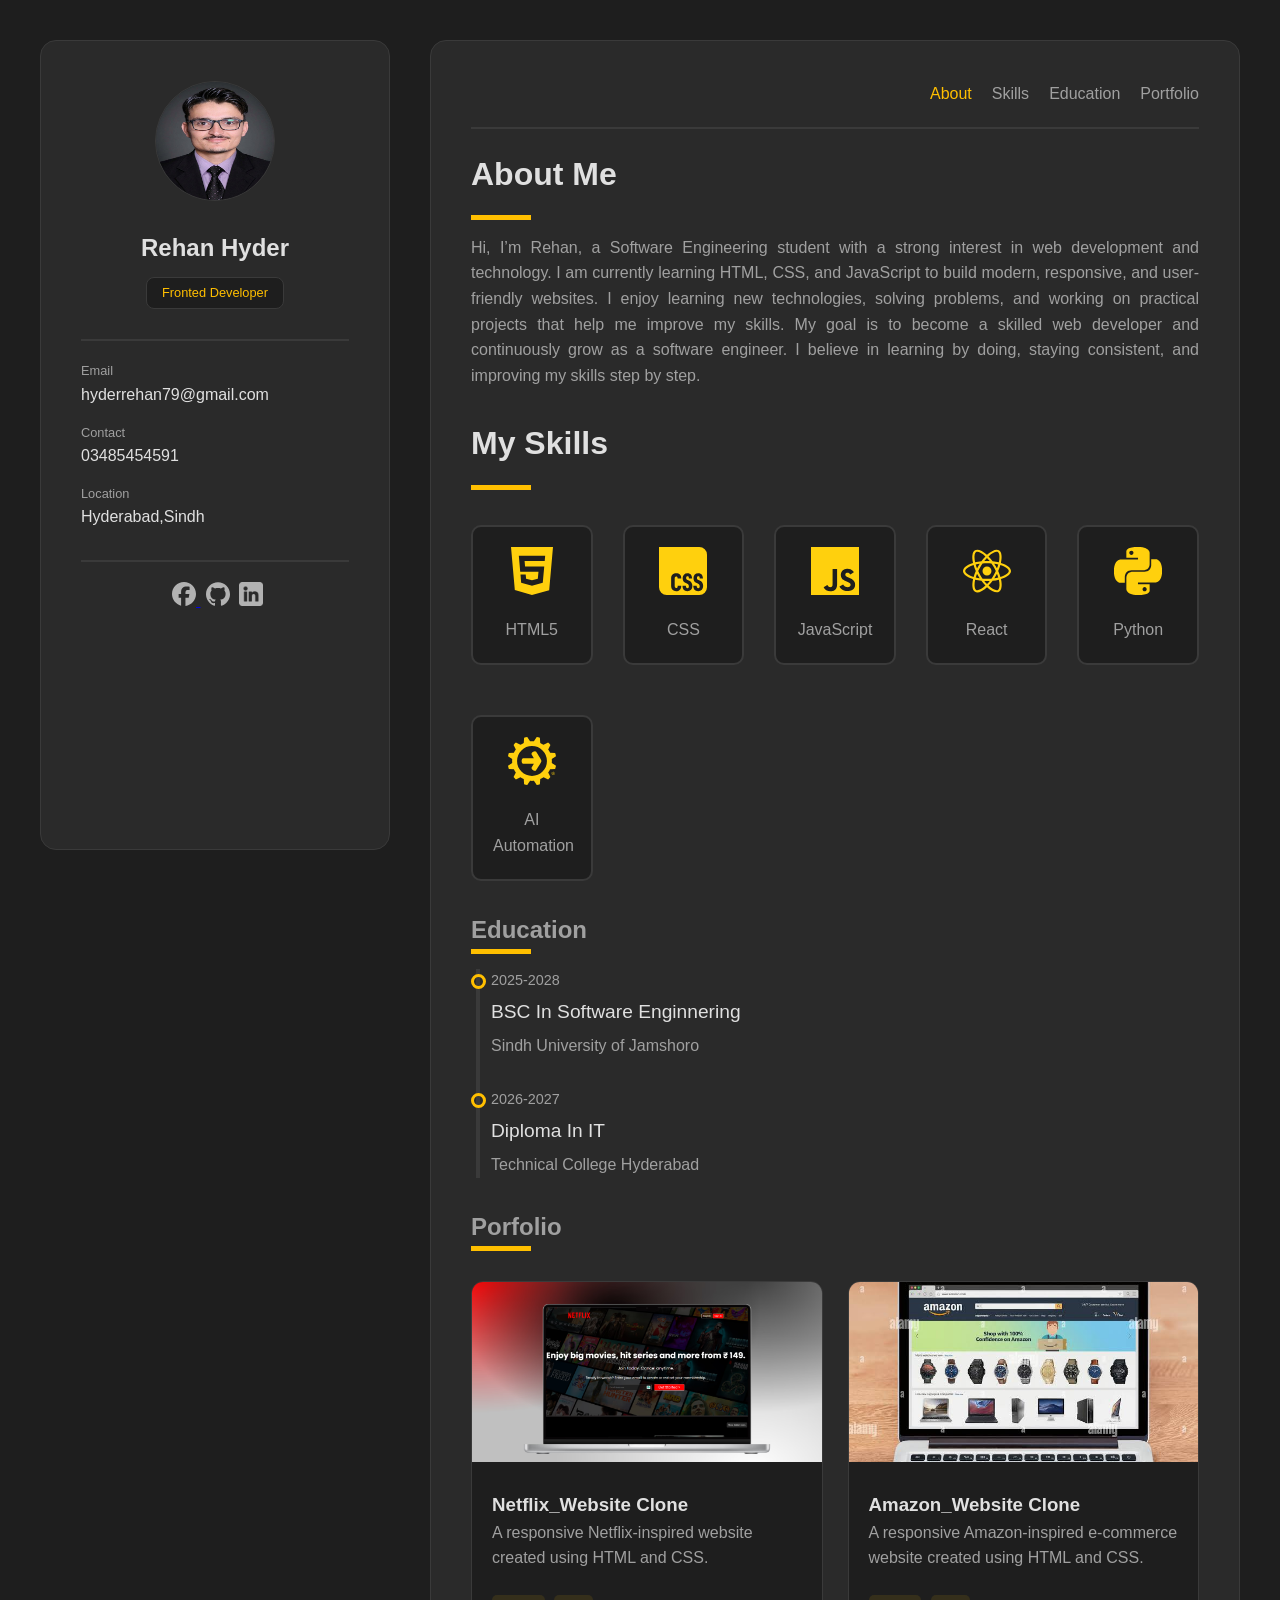
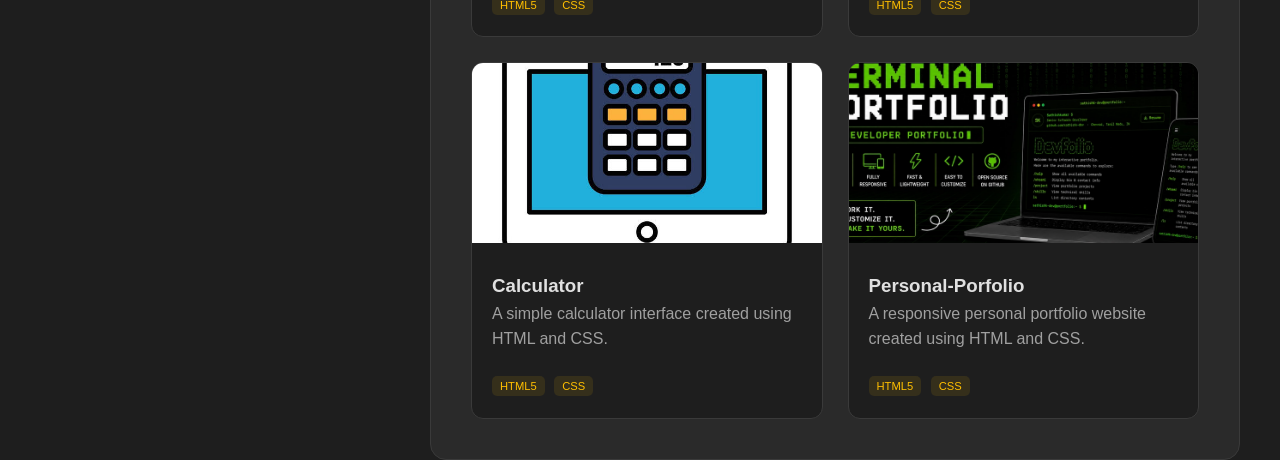
<file: index.html>
<!DOCTYPE html>
<html lang="en">

<head>
    <meta charset="UTF-8">
    <meta name="viewport" content="width=device-width, initial-scale=1.0">
    <title>Personal Portfolio</title>
    <link rel="stylesheet" href="1.css">
</head>

<body>
    <div class="main-container">
        <div class="side-bar">
            <!-- profile -->
            <div class="profile">
                <img src="/pic.jpg" alt="">
                <h2>Rehan Hyder</h2>
                <p>Fronted Developer</p>

            </div>
            <!-- contact -->
            <div class="contact">
                <div class="email">
                    <h3 class="label">Email</h3>
                    <a href="emailto:hyderrehan79@gmail.com" class="value">hyderrehan79@gmail.com</a>
                </div>
                <div class="phone">
                    <h3 class="label">Contact</h3>
                    <a href="tel:03485454591" class="value">03485454591</a>
                </div>
                <div class="Location">
                    <h3 class="label">
                        Location
                    </h3>
                    <p class="value">Hyderabad,Sindh</p>
                </div>

            </div>
            <!-- social -->
            <div class="social">
                <a href="https://web.facebook.com/me/" target="-main"><img src="/facebook.svg" alt=""> </a>
                <a href="https://github.com/Hyder-Rehan" target="-main"><img src="github.svg" alt=""></a>
                <a href="https://www.linkedin.com/in/rehan-hyder-144675350" target="-main"><img src="/linkedin.png"
                        alt=""></a>

            </div>
        </div>
        <div class="main-centent">
            <!-- navigation -->
            <div class="nav-bar">
                <nav>
                    <a href="#aboutme" class="active">About</a>
                    <a href="#skills">Skills</a>
                    <a href="#education">Education</a>
                    <a href="#portfolio">Portfolio</a>
                </nav>
            </div>

            <!-- About me -->
            <div id="aboutme">
                <h2>About Me</h2>
                <div class="line"></div>
                <p>Hi, I’m Rehan, a Software Engineering student with a strong interest in web development and
                    technology. I am currently learning HTML, CSS, and JavaScript to build modern, responsive, and
                    user-friendly websites.

                    I enjoy learning new technologies, solving problems, and working on practical projects that help me
                    improve my skills. My goal is to become a skilled web developer and continuously grow as a software
                    engineer.

                    I believe in learning by doing, staying consistent, and improving my skills step by step.</p>
            </div>

            <!-- My Skills -->
            <div id="skills">
                <h2> My Skills</h2>
                <div class="line"></div>

                <div class="grid-container">

                    <div class="items">

                        <img src="/html5.svg" alt="">
                        <h3>HTML5</h3>
                    </div>
                    <div class="items">

                        <img src="/css.svg" alt="">
                        <h3>CSS</h3>
                    </div>
                    <div class="items">

                        <img src="/javascript.svg" alt="">
                        <h3>JavaScript</h3>
                    </div>
                    <div class="items">

                        <img src="/react.svg" alt="">
                        <h3>React</h3>
                    </div>
                    <div class="items">

                        <img src="/python.svg" alt="">
                        <h3>Python</h3>
                    </div>
                    <div class="items">

                        <img src="/inductiveautomation.svg" alt="">
                        <h3>AI Automation</h3>
                    </div>


                </div>
            </div>

            <!-- Eduaction -->
            <div id="education">
                <h2> Education</h2>
                <div class="line"></div>
                <div class="edtech">
                    <div class="edfirst">
                        <div class="year">2025-2028</div>
                        <h3 id="degree">BSC In Software Enginnering</h3>
                        <p id="college">Sindh University of Jamshoro</p>
                        <div class="goal"></div>
                    </div>
                    <div class="edsecond">
                        <div class="year">2026-2027</div>
                        <h3 id="degree">Diploma In IT</h3>
                        <p id="college">Technical College Hyderabad</p>
                        <div class="goal"></div>
                    </div>
                    <div class="liner"></div>
                </div>


            </div>

            <!-- portfolio-->
            <div id="portfolio">
                <h2>Porfolio</h2>
                <div class="line"></div>

                <div class="project-container">
                    <div class="projects">
                        <img src="/NETFLIX PAGE.avif" alt="">
                        <div class="card">
                            <h3>Netflix_Website Clone</h3>
                            <p>A responsive Netflix-inspired website created using HTML and CSS. </p>
                            <span>HTML5</span>
                            <span>CSS</span>
                        </div>
                    </div>
                    <div class="projects"><img src="/ama.jpg" alt="">
                        <div class="card">
                            <h3>Amazon_Website Clone</h3>
                           <p>A responsive Amazon-inspired e-commerce website created using HTML and CSS.</p>
                            <span>HTML5</span>
                            <span>CSS</span>
                        </div>
                    </div>
                    <div class="projects"> <img src="/calculaotr.jpg" alt="">
                        <div class="card">
                            <h3>Calculator</h3>
                            <p>A simple calculator interface created using HTML and CSS. </p>
                            <span>HTML5</span>
                            <span>CSS</span>
                        </div>
                    </div>
                    <div class="projects"><img src="/portf.webp" alt="">
                        <div class="card">
                            <h3>Personal-Porfolio</h3>
                            <p>A responsive personal portfolio website created using HTML and CSS. </p>
                            <span>HTML5</span>
                            <span>CSS</span>
                        </div>
                    </div>
                </div>
            </div>



        </div>

    </div>


</body>

</html>
</file>
<file: 1.css>
*{
    padding: 0;
    margin: 0;
    box-sizing: border-box;
}
body{
    background-color: #1e1e1e;
    font-family: sans-serif;
    color: #a0a0a0;
    line-height: 1.6;
}
.main-container{
    display: grid;
    max-width: 1200px;
    grid-template-columns: 350px 1fr;
    gap: 40px;
    padding-top: 40px;
    margin: auto;


}
.side-bar{
    height: 90vh;
    background-color: #2a2a2a;
    border: 1px solid   #3a3a3a;
    border-radius: 16px;
    padding: 40px;
    position: sticky;
    top: 40px;





}
.main-centent{
     /* height: 90vh; */
    background-color: #2a2a2a;
     border: 1px solid   #3a3a3a;
    border-radius: 16px;
    padding: 40px;


}
.profile{
    text-align: center;
}
.profile img{
    height: 120px;
    width: 120px;
    border-radius:50%;
    border: 1px solid   #3a3a3a;
}
.profile h2{
    font-size: 1.5rem;
    font-weight: 700;
    margin-top: 20px;
    color: #e0e0e0;
   

}
.profile p{
    background-color: #1e1e1e;
    padding: 5px 15px;
    color: #FFbF00;
    border: 1px solid #3a3a3a;
    font-size: 0.8rem;
    border-radius: 8px;
    display: inline-block;
    margin-top: 10px;
}
.contact{
    margin-top: 30px;
    border-top: 2px solid #3a3a3a  ;
    padding-top: 20px ;
}
.label{
  font-weight: 500;
  font-size: 0.8rem;
  color: #a0a0a0;  
}
.value{
    color: #e0e0e0;
    text-decoration: none;
}
.email,.phone{
    margin-bottom: 15px;
}
.social{    
      margin-top: 30px;
    border-top: 2px solid #3a3a3a  ;
    padding-top: 20px ;
    text-align: center;

}
.social img{
    height: 24px;
    width: 24px;
    margin-left: 5px;
    filter: grayscale(1) invert(0.7);
    transition: filter 0.3s  ease;
}
.social img:hover{
  filter: grayscale(0) invert(0);
}
/* amin content */
/* navigation */
.nav-bar{
    /* padding:30px 40px ; */
     border-bottom: 2px  solid #3a3a3a;
    margin-bottom: 20px;
    padding-bottom: 20px;
    
}
nav{
    display: flex;
    justify-content: flex-end;  
    gap: 20px  ;
    
    
}
nav a{
    text-decoration: none;
    color:#a0a0a0 ;
    font-weight: 500;
    transition: color 0.3s ease;
   
}
nav a:hover{
    color: #FFbF00; ;
}
.active{
    color: #FFbF00;
}
/* ABOUT */
#aboutme h2{
    color: #e0e0e0;
    font-size: 2rem;
    padding-bottom: 15px;
}
.line{
    height: 5px;
    width: 60px;
    background-color: #FFbF00;
    margin-bottom: 15px;
}

#aboutme p{
    text-align: justify ;
    margin-bottom: 30px;
}
/* skills */
#skills h2{
     color: #e0e0e0;
    font-size: 2rem;
    padding-bottom: 15px;
}
.grid-container{
display: grid;
grid-template-columns: repeat(auto-fit,minmax(120px,1fr) );
    gap: 30px;
}
.items{
    padding: 20px;
      border-radius: 10px;
      border: 2px   solid   #3a3a3a;  
       background-color: #1e1e1e; 
       text-align: center;
       margin-top: 20px;
       transition: transform    0.3s    ease,box-shadow 0.3s ease ;
}
.items img{
    height: 48px;
    width: 48px;
    filter: invert(75%) sepia(50%)  saturate(1000%) hue-rotate(350deg)  brightness(110%) contrast(101%);
    margin-bottom: 15px;
}
.items  h3{
    font-size: 1rem;
    font-weight: 500;
}
.items:hover{
    transform:scale(1.3);
    box-shadow: 0px 0px 10px,5px rgba(0,0,0,0.3);
}

/* eduaction */
#education{
    margin-top: 30px;
}
.edtech{
    /* padding-left: 20px; */
}
.year{
    font-size: 0.9rem;
    color: #a0a0a0;
    margin-bottom: 5px;
}
#degree{
    color: #e0e0e0;
    font-size: 1.2rem;
    font-weight: 500;
    margin-bottom: 5px;
}
.college{
font-style: italic;
color: #a0a0a0;
margin-bottom: 10px;
}
.edtech{
    position: relative;
}
.edfirst ,.edsecond{
    margin-bottom: 30px;
    position: relative;
    padding-left: 20px;
}
.goal{
    height: 15px ;
    width: 15px;
    border: 3px solid  #FFbF00;
    border-radius: 50%;
    position: absolute;
    top: 5px;
    left: 0px;
    z-index: 5;
}

.liner{

    position: absolute;
    width:2px;
    top: 0px ;
    bottom: 0px;
    left: 5px;
    border: 2px   solid   #3a3a3a;
}


/* portfolio */

.project-container{
    display: grid;
    grid-template-columns: 1fr  1fr;
    gap: 25px;
    margin-top: 30px;


}
.projects{
    background-color: #1e1e1e;
    border-radius: 12px;
    border: 1px solid   #3a3a3a;
    overflow: hidden;
transition: transform  0.3s ease, box-shadow 0.3s ease ;
}


.projects:hover{
     transform:scale(0.8);
    box-shadow: 0px 0px 10px,5px rgba(0,0,0,0.3);;
}
.projects img{
    height: 180px;
    width: 100%;
    object-fit: cover;
    

}
.card{
    padding: 20px;
}
.card h3{
    color: #e0e0e0;
    margin-bottom: 1opx;

}
.card p{
    color: #a0a0a0;
    line-height: 1.6;
    margin-bottom: 20px;
  
}

.card span{
    background-color: rgba(255, 191,0, 0.1);
    color: #FFbF00;
    padding: 4px 8px;
    border-radius: 5px;
    font-size: 0.7rem;
    margin-right: 5px;
   

}

@media  screen  and (max-width:1200px){
    .main-container{
    grid-template-columns: 1fr;
    padding: 20px;
    }
    .side-bar{
        position: static;
        height: auto;
    }
}
</file>
